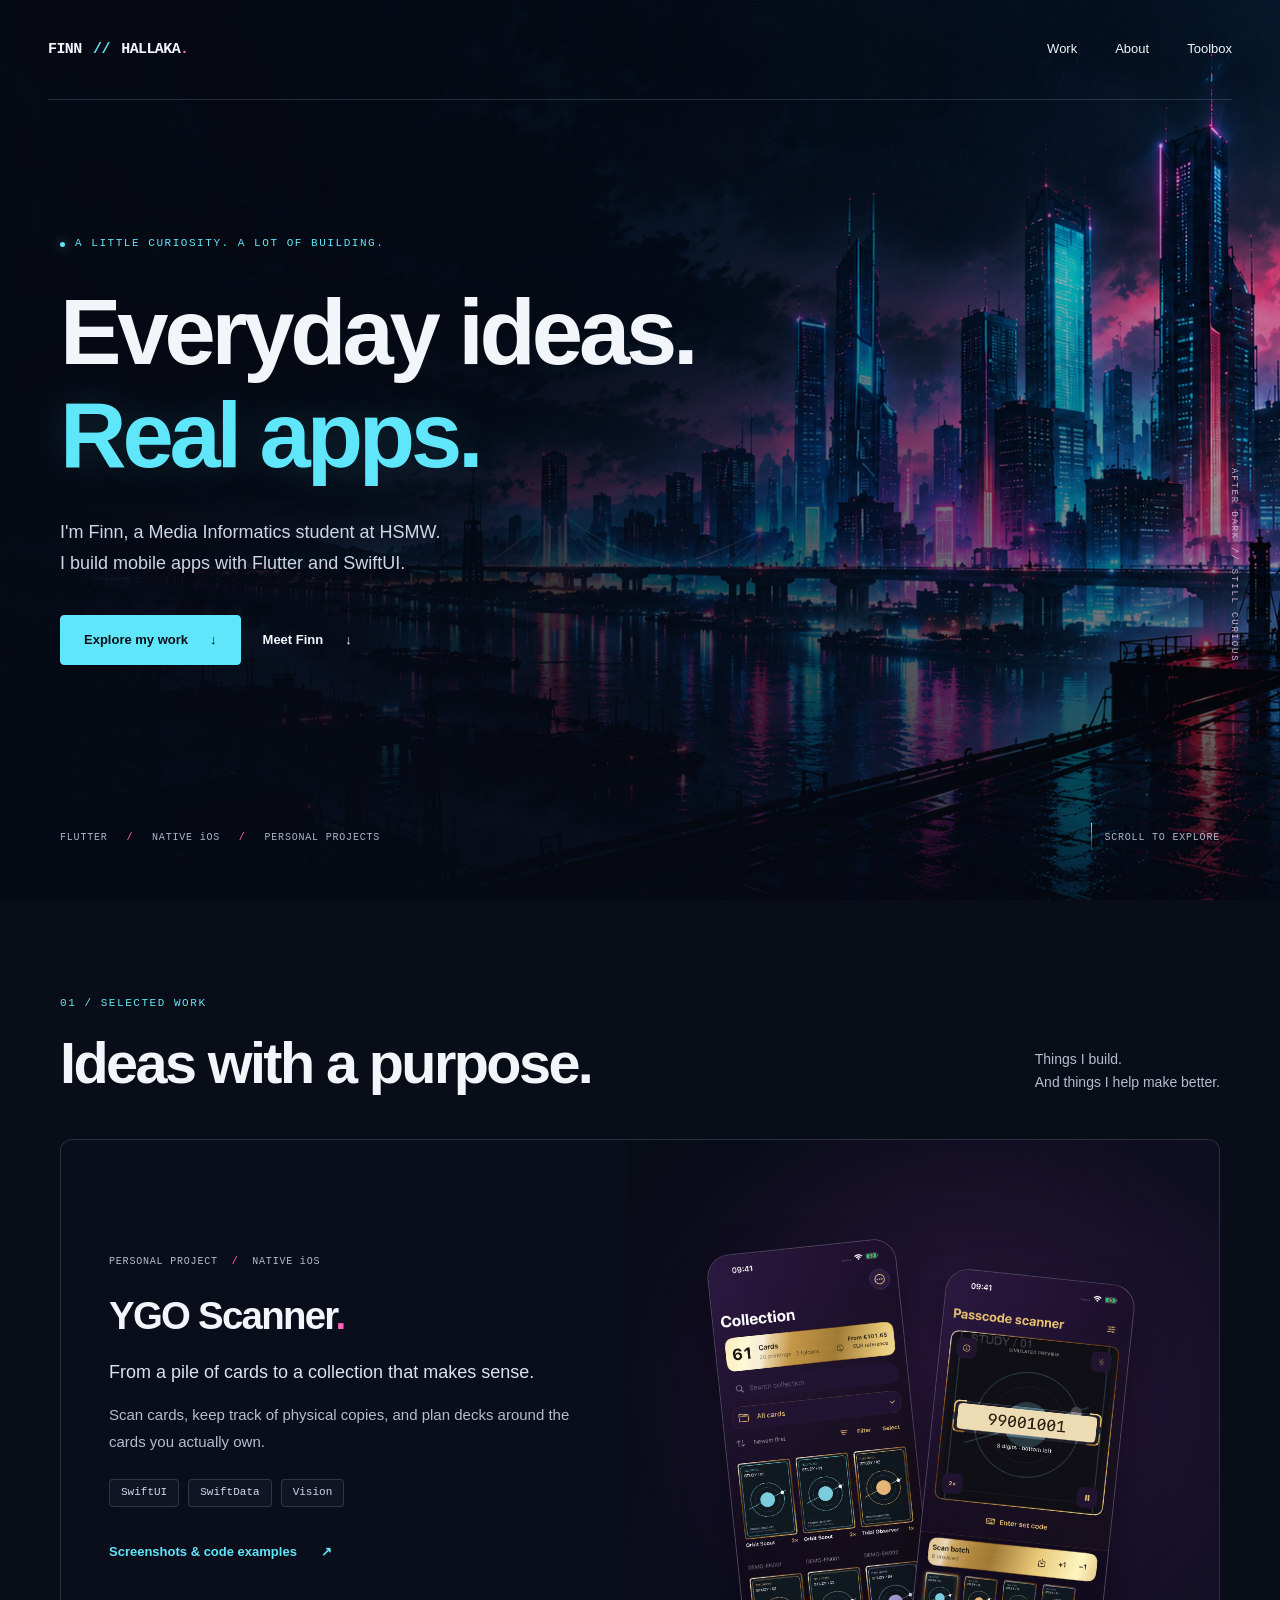
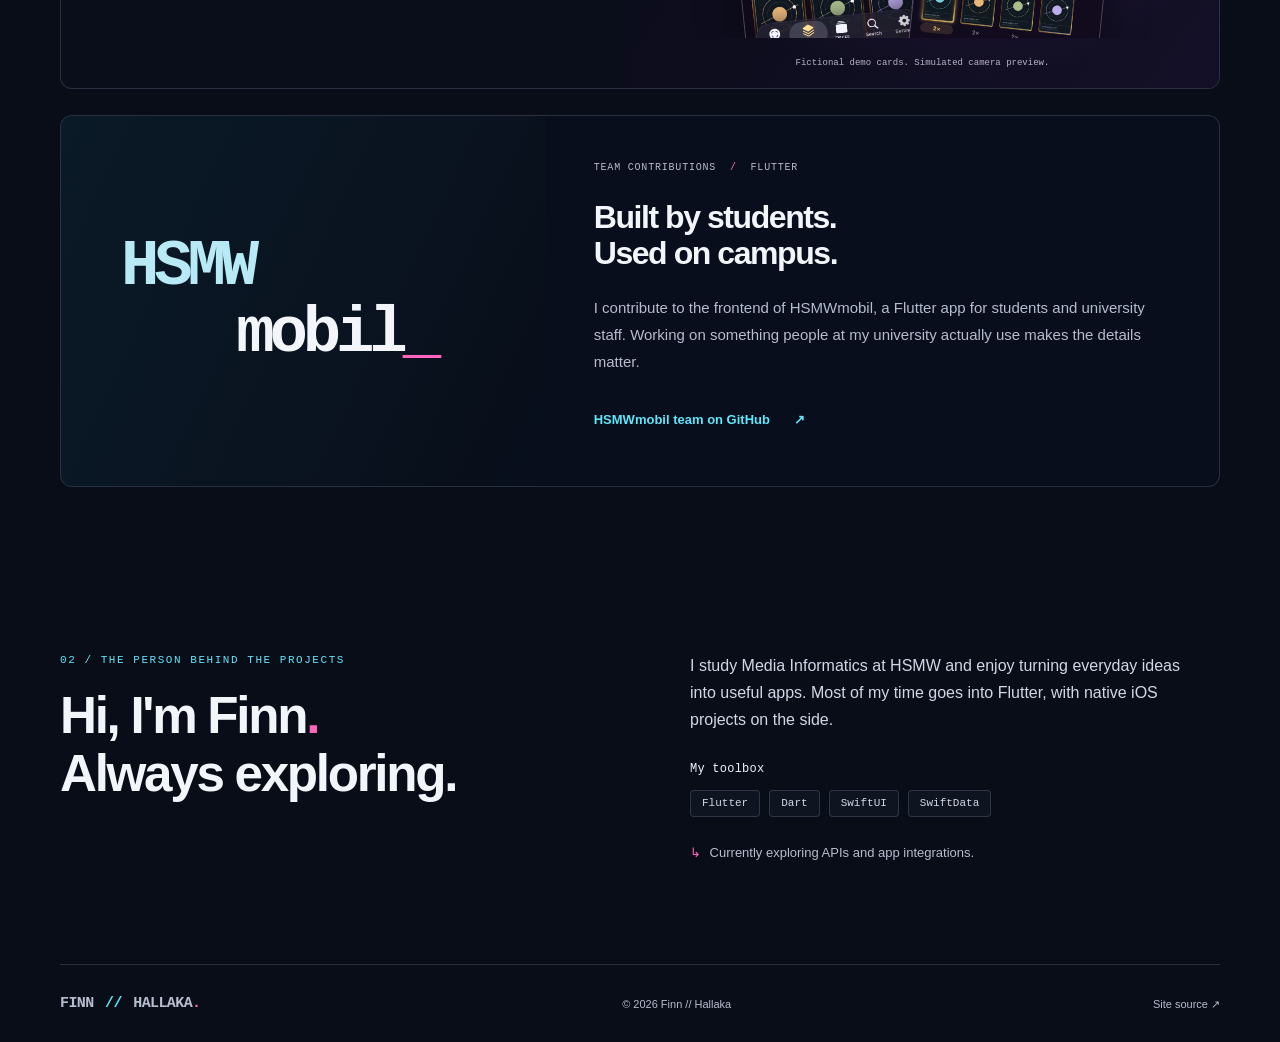
<file: site/index.html>
<!doctype html>
<html lang="en">
<head>
  <meta charset="utf-8">
  <meta name="viewport" content="width=device-width, initial-scale=1">
  <meta name="color-scheme" content="dark">
  <meta name="theme-color" content="#090d18">
  <title>Finn // Hallaka — Mobile apps &amp; everyday ideas</title>
  <meta name="description" content="Media Informatics student building Flutter and native iOS apps. Explore YGO Scanner, HSMWmobil contributions, and the ideas behind them.">
  <meta property="og:title" content="Finn // Hallaka — Neon City">
  <meta property="og:description" content="Mobile apps. Personal projects. Always exploring.">
  <meta property="og:type" content="website">
  <meta property="og:url" content="https://hallaka01.github.io/">
  <meta property="og:image" content="https://hallaka01.github.io/assets/social-banner.png">
  <meta name="twitter:card" content="summary_large_image">
  <link rel="canonical" href="https://hallaka01.github.io/">
  <link rel="icon" type="image/svg+xml" href="assets/favicon.svg">
  <link rel="preload" as="image" href="assets/neon-city.png">
  <link rel="stylesheet" href="styles/base.css">
  <link rel="stylesheet" href="styles/components.css">
  <link rel="stylesheet" href="styles/responsive.css">
  <script src="scripts/main.js" defer></script>
</head>
<body>
  <a class="skip-link" href="#main">Skip to content</a>
  <div class="city-background" aria-hidden="true"></div>
  <div class="city-shade" aria-hidden="true"></div>

  <header class="site-header">
    <a class="wordmark" href="#home" aria-label="Finn Hallaka, home">FINN <span>//</span> HALLAKA<span class="brand-dot">.</span></a>
    <button class="menu-toggle" type="button" aria-expanded="false" aria-controls="site-nav">
      <span class="menu-icon" aria-hidden="true"></span><span>Menu</span>
    </button>
    <nav id="site-nav" class="site-nav" aria-label="Main navigation">
      <a href="#work">Work</a>
      <a href="#about">About</a>
      <a href="#toolbox">Toolbox</a>
    </nav>
  </header>

  <main id="main">
    <section id="home" class="hero section-shell" aria-labelledby="hero-title">
      <div class="hero-copy">
        <p class="eyebrow"><span class="signal-dot" aria-hidden="true"></span> A LITTLE CURIOSITY. A LOT OF BUILDING.</p>
        <h1 id="hero-title">Everyday ideas.<br><span>Real apps.</span></h1>
        <p class="hero-intro">I'm Finn, a Media Informatics student at HSMW.<br>I build mobile apps with Flutter and SwiftUI.</p>
        <div class="hero-actions">
          <a class="button button-primary" href="#work">Explore my work <span aria-hidden="true">↓</span></a>
          <a class="button button-quiet" href="#about">Meet Finn <span aria-hidden="true">↓</span></a>
        </div>
      </div>
      <div class="hero-footnote">
        <span>FLUTTER <b>/</b> NATIVE iOS <b>/</b> PERSONAL PROJECTS</span>
        <a href="#work"><span class="scroll-line" aria-hidden="true"></span> SCROLL TO EXPLORE</a>
      </div>
      <span class="city-caption" aria-hidden="true">AFTER DARK // STILL CURIOUS</span>
    </section>

    <section id="work" class="work-section section-shell" aria-labelledby="work-title">
      <div class="section-heading" data-reveal>
        <div><p class="eyebrow">01 / SELECTED WORK</p><h2 id="work-title">Ideas with a purpose.</h2></div>
        <p>Things I build.<br>And things I help make better.</p>
      </div>

      <article id="ygo-scanner" class="project project-ygo" data-reveal aria-labelledby="ygo-title">
        <div class="project-copy">
          <p class="project-kicker">PERSONAL PROJECT <span>/</span> NATIVE iOS</p>
          <h3 id="ygo-title">YGO Scanner<span class="accent-dot">.</span></h3>
          <p>From a pile of cards to a collection that makes sense.</p>
          <p class="project-description">Scan cards, keep track of physical copies, and plan decks around the cards you actually own.</p>
          <ul class="tag-list" aria-label="YGO Scanner technologies">
            <li>SwiftUI</li><li>SwiftData</li><li>Vision</li>
          </ul>
          <a class="text-link" href="https://github.com/Hallaka01/ygo-scanner-showcase" target="_blank" rel="noopener noreferrer">Screenshots &amp; code examples <span aria-hidden="true">↗</span></a>
        </div>
        <figure class="project-visual">
          <div class="phone-shots">
            <img class="phone-shot phone-collection" src="assets/collection.png" alt="YGO Scanner's purple and gold collection gallery with fictional demo cards" width="1206" height="2622" loading="lazy" decoding="async">
            <img class="phone-shot phone-scanner" src="assets/scanner.png" alt="The scanner interface with a simulated passcode preview and a batch of pending cards" width="1206" height="2622" loading="lazy" decoding="async">
          </div>
          <figcaption>Fictional demo cards. Simulated camera preview.</figcaption>
        </figure>
      </article>

      <article id="hsmwmobil" class="project project-hsmw" data-reveal aria-labelledby="hsmw-title">
        <div class="hsmw-mark" aria-hidden="true"><span>HSMW</span><span>mobil<span class="accent-dot">_</span></span></div>
        <div class="project-copy">
          <p class="project-kicker">TEAM CONTRIBUTIONS <span>/</span> FLUTTER</p>
          <h3 id="hsmw-title">Built by students.<br>Used on campus.</h3>
          <p class="project-description">I contribute to the frontend of HSMWmobil, a Flutter app for students and university staff. Working on something people at my university actually use makes the details matter.</p>
          <a class="text-link" href="https://github.com/HSMWmobil" target="_blank" rel="noopener noreferrer">HSMWmobil team on GitHub <span aria-hidden="true">↗</span></a>
        </div>
      </article>
    </section>

    <section id="about" class="about-section section-shell" aria-labelledby="about-title">
      <div class="about-heading" data-reveal>
        <p class="eyebrow">02 / THE PERSON BEHIND THE PROJECTS</p>
        <h2 id="about-title">Hi, I'm Finn<span class="accent-dot">.</span><br>Always exploring.</h2>
      </div>
      <div class="about-copy" data-reveal>
        <p>I study Media Informatics at HSMW and enjoy turning everyday ideas into useful apps. Most of my time goes into Flutter, with native iOS projects on the side.</p>
        <div id="toolbox" class="toolbox">
          <h3>My toolbox</h3>
          <ul class="tag-list" aria-label="Technologies I work with"><li>Flutter</li><li>Dart</li><li>SwiftUI</li><li>SwiftData</li></ul>
        </div>
        <p class="learning-note"><span aria-hidden="true">↳</span> Currently exploring APIs and app integrations.</p>
      </div>
    </section>
  </main>

  <footer class="site-footer section-shell">
    <a class="wordmark" href="#home">FINN <span>//</span> HALLAKA<span class="brand-dot">.</span></a>
    <span>© <span id="year">2026</span> Finn // Hallaka</span>
    <a href="https://github.com/Hallaka01/Hallaka01.github.io" target="_blank" rel="noopener noreferrer">Site source <span aria-hidden="true">↗</span></a>
  </footer>
</body>
</html>
</file>
<file: site/styles/base.css>
:root {
  color-scheme: dark;
  --ink: #f2f5fa;
  --muted: #b5bdcf;
  --surface: #090d18;
  --cyan: #60e6fa;
  --pink: #ff65bc;
  --line: rgb(195 217 255 / 17%);
  --mono: ui-monospace, "SFMono-Regular", Consolas, "Liberation Mono", monospace;
  --sans: -apple-system, BlinkMacSystemFont, "Segoe UI", sans-serif;
}
* { box-sizing: border-box; }
html { scroll-behavior: smooth; scroll-padding-top: 100px; }
body { margin: 0; background: var(--surface); color: var(--ink); font: 17px/1.7 var(--sans); }
body, button, a { -webkit-tap-highlight-color: transparent; }
::selection { background: var(--cyan); color: var(--surface); }
a { color: inherit; text-decoration: none; }
button { font: inherit; }
a, button { touch-action: manipulation; }
a:focus-visible, button:focus-visible { outline: 2px solid var(--cyan); outline-offset: 6px; }
img { display: block; max-width: 100%; }
h1, h2, h3, p, ul, figure { margin: 0; }
h1, h2, h3 { line-height: 1.12; letter-spacing: -0.045em; }
h1 { font-size: clamp(3.3rem, 7.2vw, 6.7rem); font-weight: 750; }
h2 { font-size: clamp(2.2rem, 4.5vw, 4rem); font-weight: 650; }
h3 { font-size: clamp(1.8rem, 3vw, 3rem); font-weight: 650; }
.section-shell { width: min(1160px, calc(100% - 96px)); margin-inline: auto; }
.eyebrow { font: 11px/1.6 var(--mono); letter-spacing: 0.14em; color: var(--cyan); }
.accent-dot, .brand-dot { color: var(--pink); }
.city-background {
  position: fixed; inset: 0; z-index: -3;
  background: var(--surface) url("../assets/neon-city.png") 68% center / cover no-repeat;
}
.city-shade {
  position: fixed; inset: 0; z-index: -2; pointer-events: none;
  background: linear-gradient(90deg, rgb(6 10 20 / 94%) 0%, rgb(6 10 20 / 75%) 38%, rgb(6 10 20 / 16%) 100%),
    linear-gradient(0deg, rgb(6 10 20 / 72%), transparent 70%);
}
.skip-link {
  position: absolute; left: 20px; top: -100px; z-index: 20;
  padding: 12px 20px; background: var(--cyan); color: var(--surface);
}
.skip-link:focus { top: 16px; }
.site-header {
  width: min(1320px, calc(100% - 96px)); margin-inline: auto;
  height: 100px; display: flex; align-items: center; justify-content: space-between;
  gap: 24px; border-bottom: 1px solid var(--line); position: relative; z-index: 5;
}
.wordmark { font: 600 15px/1.4 var(--mono); letter-spacing: -0.04em; white-space: nowrap; }
.wordmark > span:first-child { color: var(--cyan); padding-inline: 3px; }
.site-nav { display: flex; align-items: center; gap: 38px; }
.site-nav > a { font-size: 13px; font-weight: 500; min-height: 44px; display: inline-flex; align-items: center; }
.site-nav > a:hover { color: var(--cyan); }
.menu-toggle { display: none; }
.hero { min-height: min(840px, calc(100svh - 100px)); position: relative; display: flex; align-items: center; padding-top: 40px; padding-bottom: 140px; }
.hero-copy { max-width: 850px; }
.hero .eyebrow { display: flex; align-items: center; gap: 10px; margin-bottom: 28px; }
.signal-dot { width: 5px; height: 5px; background: var(--cyan); box-shadow: 0 0 12px rgb(96 230 250 / 65%); border-radius: 50%; flex-shrink: 0; }
.hero h1 span { color: var(--cyan); text-shadow: 0 0 44px rgb(96 230 250 / 16%); }
.hero-intro { color: #ced5e5; margin-top: 30px; max-width: 550px; font-size: 18px; }
.hero-actions { display: flex; flex-wrap: wrap; align-items: center; gap: 22px; margin-top: 36px; }
.button { display: inline-flex; justify-content: center; align-items: center; gap: 22px; min-height: 50px; padding: 12px 23px; border-radius: 4px; font-size: 13px; font-weight: 650; transition: background 180ms, box-shadow 180ms, transform 180ms; }
.button-primary { background: var(--cyan); color: #07101c; border: 1px solid var(--cyan); }
.button-primary:hover { background: #a5f4ff; box-shadow: 0 0 28px rgb(96 230 250 / 17%); transform: translateY(-2px); }
.button-quiet { padding-inline: 0; color: var(--ink); }
.button-quiet:hover { color: var(--cyan); }
.hero-footnote { position: absolute; left: 0; right: 0; bottom: 40px; display: flex; align-items: center; justify-content: space-between; gap: 30px; color: #aab6cd; font: 10px/1.6 var(--mono); letter-spacing: 0.08em; }
.hero-footnote b { color: var(--pink); margin-inline: 12px; font-weight: 400; }
.hero-footnote a { display: inline-flex; align-items: center; gap: 12px; min-height: 44px; }
.scroll-line { width: 1px; height: 30px; background: linear-gradient(var(--cyan), transparent); }
.city-caption { position: absolute; right: -20px; top: 46%; writing-mode: vertical-rl; font: 9px/1.5 var(--mono); letter-spacing: 0.2em; color: #c7b3ca; }
main, .site-footer, .site-header { position: relative; }
.section-heading { display: flex; align-items: end; justify-content: space-between; gap: 40px; margin-bottom: 44px; }
.section-heading .eyebrow, .about-heading .eyebrow { margin-bottom: 18px; }
.section-heading > p { color: var(--muted); font-size: 14px; line-height: 1.7; }
.work-section { padding-top: 95px; padding-bottom: 65px; }
.about-section { padding-top: 100px; padding-bottom: 100px; }
.site-footer { display: flex; align-items: center; justify-content: space-between; gap: 24px; padding-block: 28px; border-top: 1px solid var(--line); color: var(--muted); font-size: 11px; }
.site-footer > a:last-child:hover { color: var(--cyan); }
@media (prefers-reduced-motion: reduce) {
  html { scroll-behavior: auto; }
  *, *::before, *::after { transition: none !important; animation: none !important; }
}
</file>
<file: site/styles/components.css>
.project { border: 1px solid var(--line); border-radius: 12px; overflow: hidden; background: rgb(10 15 28 / 84%); }
.project-ygo { display: grid; grid-template-columns: 1fr 1.05fr; min-height: 550px; }
.project-copy { padding: 58px 48px; align-self: center; }
.project-kicker { color: var(--muted); font: 10px/1.6 var(--mono); letter-spacing: 0.08em; margin-bottom: 24px; }
.project-kicker span { color: var(--pink); padding-inline: 7px; }
.project-copy h3 { margin-bottom: 22px; }
.project-copy > p:not(.project-kicker) { color: #dce2ee; font-size: 18px; line-height: 1.55; }
.project-copy > .project-description { margin-top: 14px; color: var(--muted) !important; font-size: 15px !important; line-height: 1.8 !important; }
.tag-list { list-style: none; padding: 0; display: flex; flex-wrap: wrap; gap: 9px; }
.tag-list li { color: #d0d9e9; border: 1px solid var(--line); background: rgb(167 192 255 / 4%); padding: 4px 11px; border-radius: 4px; font: 11px/1.6 var(--mono); }
.project .tag-list { margin-top: 24px; }
.text-link { display: inline-flex; align-items: center; gap: 24px; color: var(--cyan); font-size: 13px; font-weight: 600; min-height: 44px; margin-top: 23px; }
.text-link:hover { color: #b4f6ff; }
.text-link span { transition: transform 180ms; }
.text-link:hover span { transform: translate(2px, -2px); }
.project-visual { position: relative; min-width: 0; display: flex; flex-direction: column; justify-content: end; padding: 46px 26px 18px; background: radial-gradient(ellipse at 55% 45%, rgb(117 51 141 / 30%), transparent 70%), linear-gradient(125deg, rgb(8 10 20 / 50%), rgb(24 17 43 / 75%)); }
.phone-shots { display: flex; align-items: start; justify-content: center; gap: 17px; height: 420px; overflow: hidden; padding: 8px; }
.phone-shot { width: min(43%, 190px); height: auto; border: 1px solid rgb(221 200 255 / 30%); border-radius: 23px; box-shadow: 0 18px 45px rgb(0 0 0 / 40%); background: #120b1d; }
.phone-collection { transform: rotate(-6deg) translateY(20px); }
.phone-scanner { transform: rotate(6deg) translateY(50px); }
.project-visual figcaption { font: 9px/1.6 var(--mono); color: #b9b2c8; text-align: center; padding-top: 18px; }
.project-hsmw { margin-top: 26px; display: grid; grid-template-columns: 0.72fr 1fr; align-items: stretch; background: rgb(9 15 28 / 88%); }
.project-hsmw .project-copy { padding-block: 44px; }
.project-hsmw .project-copy h3 { font-size: clamp(1.6rem, 2.5vw, 2.4rem); }
.hsmw-mark { display: flex; flex-direction: column; justify-content: center; padding: 45px 60px; background: linear-gradient(115deg, rgb(27 73 91 / 20%), transparent); font: 600 clamp(2.6rem, 5vw, 4.7rem)/0.95 var(--mono); letter-spacing: -0.08em; color: #b7eaf4; }
.hsmw-mark > span:last-child { margin-left: 3ch; margin-top: 6px; color: var(--ink); }
.about-section { display: grid; grid-template-columns: 1fr 1fr; gap: 100px; }
.about-heading h2 { font-size: clamp(2.2rem, 4vw, 3.8rem); }
.about-copy { align-self: center; max-width: 510px; }
.about-copy > p { color: #d0d8e7; font-size: 16px; }
.toolbox { margin-top: 30px; }
.toolbox h3 { font-size: 12px; font-family: var(--mono); font-weight: 500; letter-spacing: 0.02em; color: var(--ink); margin-bottom: 13px; }
.about-copy .learning-note { margin-top: 25px; font-size: 13px; color: var(--muted); }
.learning-note > span { color: var(--pink); margin-right: 5px; }
.js [data-reveal] { transition: opacity 600ms ease, transform 600ms ease; }
.js [data-reveal].will-reveal { opacity: 0; transform: translateY(16px); }
.not-found { min-height: 100svh; display: grid; place-content: center; gap: 24px; padding-block: 70px; max-width: 760px; }
.not-found h1 { font-size: clamp(3.5rem, 10vw, 6rem); }
.not-found p:not(.eyebrow) { max-width: 520px; color: var(--muted); }
.not-found .button { justify-self: start; }
</file>
<file: site/styles/responsive.css>
@media (min-width: 1600px) {
  .hero { min-height: 860px; }
}
@media (max-width: 1000px) {
  .section-shell, .site-header { width: calc(100% - 64px); }
  .hero { min-height: 740px; }
  .hero h1 { font-size: clamp(3.4rem, 8vw, 5.6rem); }
  .project-copy { padding: 40px 32px; }
  .phone-shots { height: 360px; gap: 12px; }
  .phone-shot { border-radius: 18px; }
  .project-ygo { min-height: 490px; }
  .hsmw-mark { padding-inline: 36px; }
  .about-section { gap: 55px; }
  .city-caption { right: -13px; }
}
@media (max-width: 700px) {
  html { scroll-padding-top: 24px; }
  body { font-size: 16px; }
  .section-shell, .site-header { width: calc(100% - 40px); }
  .site-header { height: auto; min-height: 82px; flex-wrap: wrap; padding-block: 18px; gap: 15px; }
  .wordmark { font-size: 13px; }
  .site-nav { width: 100%; justify-content: flex-start; gap: 24px; flex-wrap: wrap; }
  .site-nav > a { font-size: 12px; }
  .js .menu-toggle { display: inline-flex; align-items: center; justify-content: center; gap: 9px; min-height: 44px; padding: 8px 12px; border: 1px solid var(--line); border-radius: 4px; color: var(--ink); background: rgb(10 15 28 / 70%); font: 11px/1.4 var(--mono); }
  .menu-icon { width: 13px; height: 8px; border-block: 1px solid currentColor; }
  .js .site-nav { display: none; padding-top: 12px; border-top: 1px solid var(--line); }
  .js .site-nav.is-open { display: flex; }
  .hero { min-height: min(780px, calc(100svh - 82px)); padding-top: 65px; padding-bottom: 140px; align-items: center; }
  .hero h1 { font-size: clamp(2.75rem, 10.8vw, 4.65rem); }
  .hero .eyebrow { font-size: 9px; max-width: 290px; letter-spacing: 0.08em; margin-bottom: 22px; }
  .hero-intro { font-size: 16px; margin-top: 26px; max-width: 380px; }
  .hero-actions { margin-top: 28px; column-gap: 20px; row-gap: 9px; }
  .button { font-size: 12px; min-height: 48px; padding-inline: 18px; gap: 18px; }
  .button-quiet { padding-left: 0; }
  .city-shade { background: linear-gradient(90deg, rgb(6 10 20 / 88%), rgb(6 10 20 / 50%)), linear-gradient(0deg, rgb(6 10 20 / 80%), transparent 90%); }
  .city-background { background-position: 67% center; }
  .city-caption { display: none; }
  .hero-footnote { bottom: 25px; flex-direction: column; align-items: flex-start; gap: 10px; font-size: 8px; letter-spacing: 0.04em; }
  .hero-footnote b { margin-inline: 7px; }
  .hero-footnote a { min-height: 30px; }
  .scroll-line { height: 20px; }
  .work-section { padding-top: 65px; padding-bottom: 40px; }
  .section-heading { align-items: start; flex-direction: column; gap: 18px; margin-bottom: 28px; }
  .section-heading > p { font-size: 13px; }
  .section-heading > p br { display: none; }
  h2 { font-size: clamp(2.1rem, 8vw, 3.2rem); }
  .eyebrow { font-size: 9px; }
  .project-ygo, .project-hsmw { grid-template-columns: 1fr; }
  .project-copy { padding: 32px 25px; }
  .project-kicker { font-size: 9px; margin-bottom: 20px; }
  .project-copy h3 { font-size: 2rem; }
  .project-copy > p:not(.project-kicker) { font-size: 16px; }
  .project-copy > .project-description { font-size: 14px !important; }
  .project-visual { padding-top: 22px; }
  .phone-shots { height: 350px; gap: 17px; }
  .phone-shot { width: min(43%, 174px); border-radius: 20px; }
  .hsmw-mark { min-height: 220px; padding: 40px; font-size: 3.8rem; }
  .hsmw-mark > span:last-child { margin-left: 2.6ch; }
  .project-hsmw .project-copy { padding: 30px 25px; }
  .about-section { grid-template-columns: 1fr; gap: 30px; padding-block: 65px; }
  .about-copy > p { font-size: 15px; }
  .site-footer { align-items: flex-start; flex-direction: column; gap: 12px; padding-block: 25px; }
  .site-footer > a:last-child { min-height: 35px; display: flex; align-items: center; }
}
@media (max-width: 360px) {
  .hero { padding-top: 50px; min-height: 720px; }
  .hero h1 { font-size: 2.65rem; }
  .hero-intro br { display: none; }
  .hero-actions { align-items: flex-start; flex-direction: column; }
  .phone-shots { height: 295px; gap: 12px; }
}
@media (prefers-reduced-motion: reduce) {
  .js [data-reveal].will-reveal { opacity: 1; transform: none; }
}
</file>
